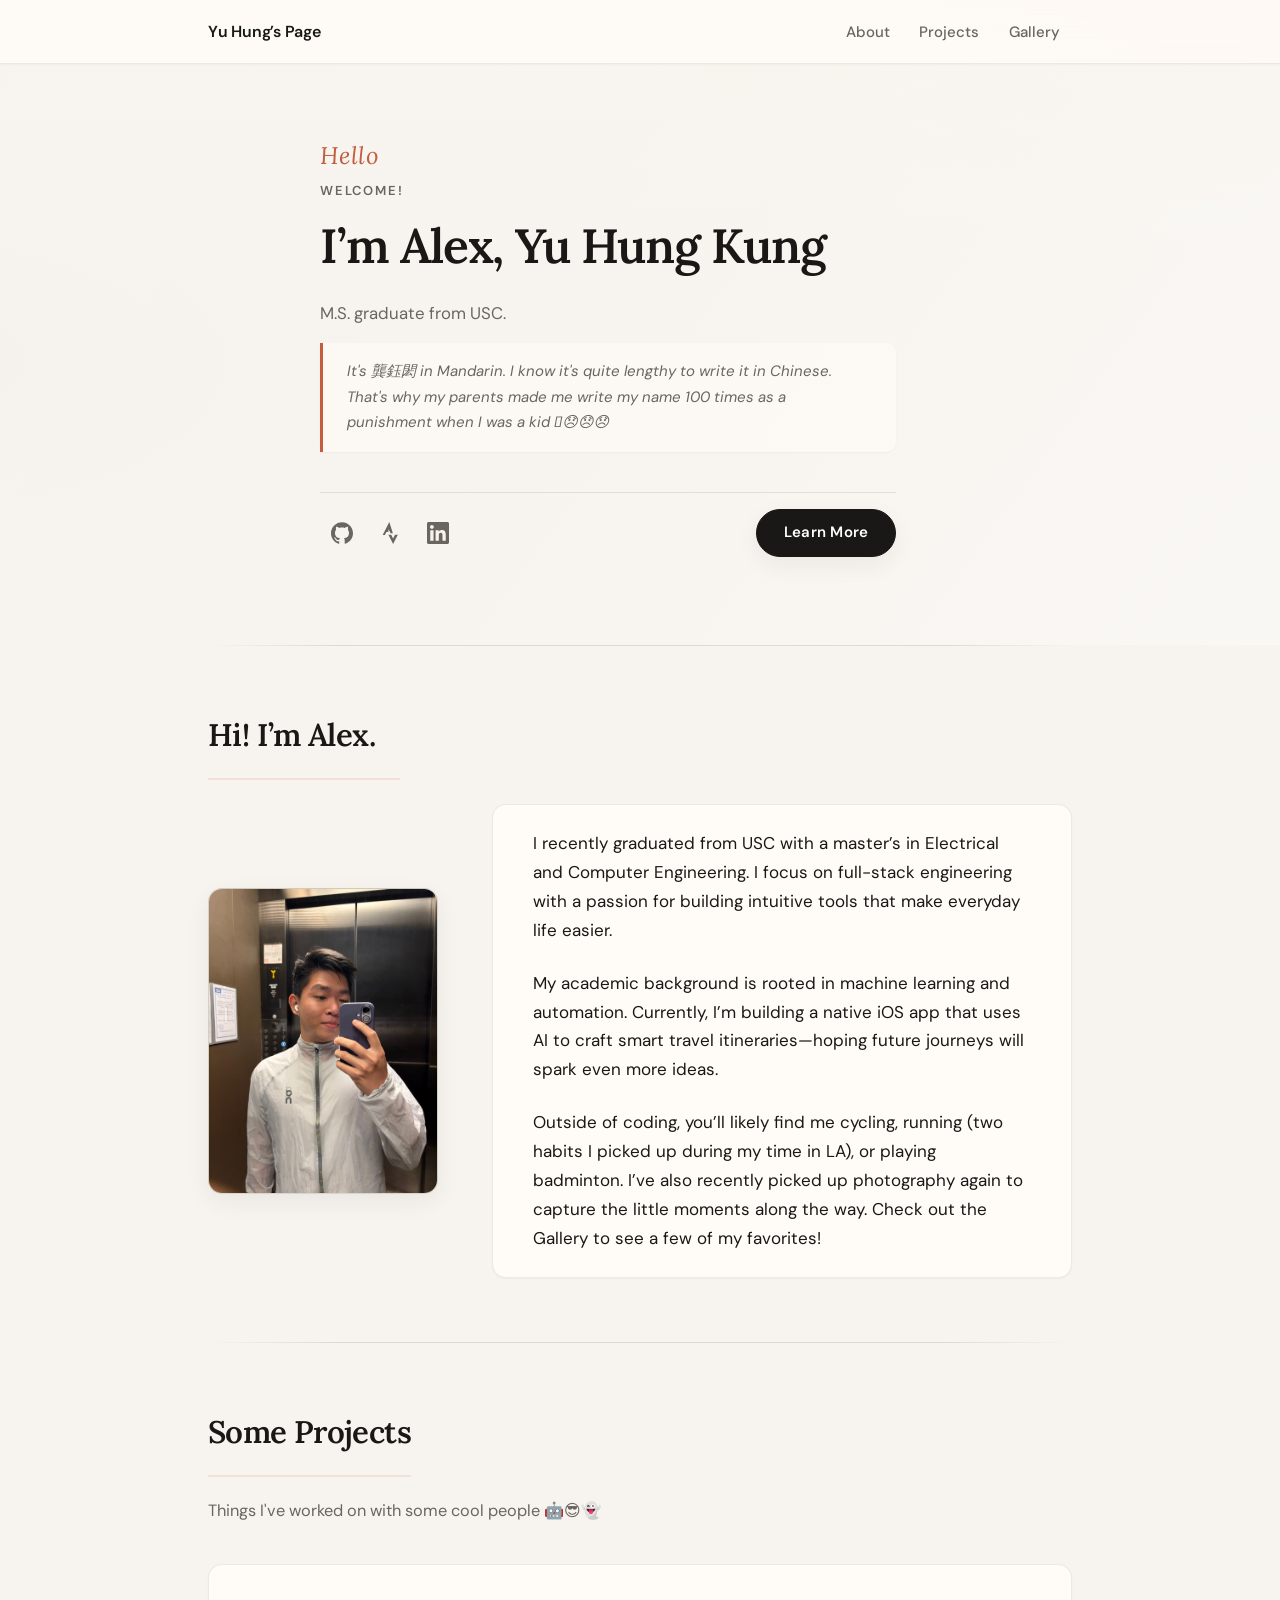
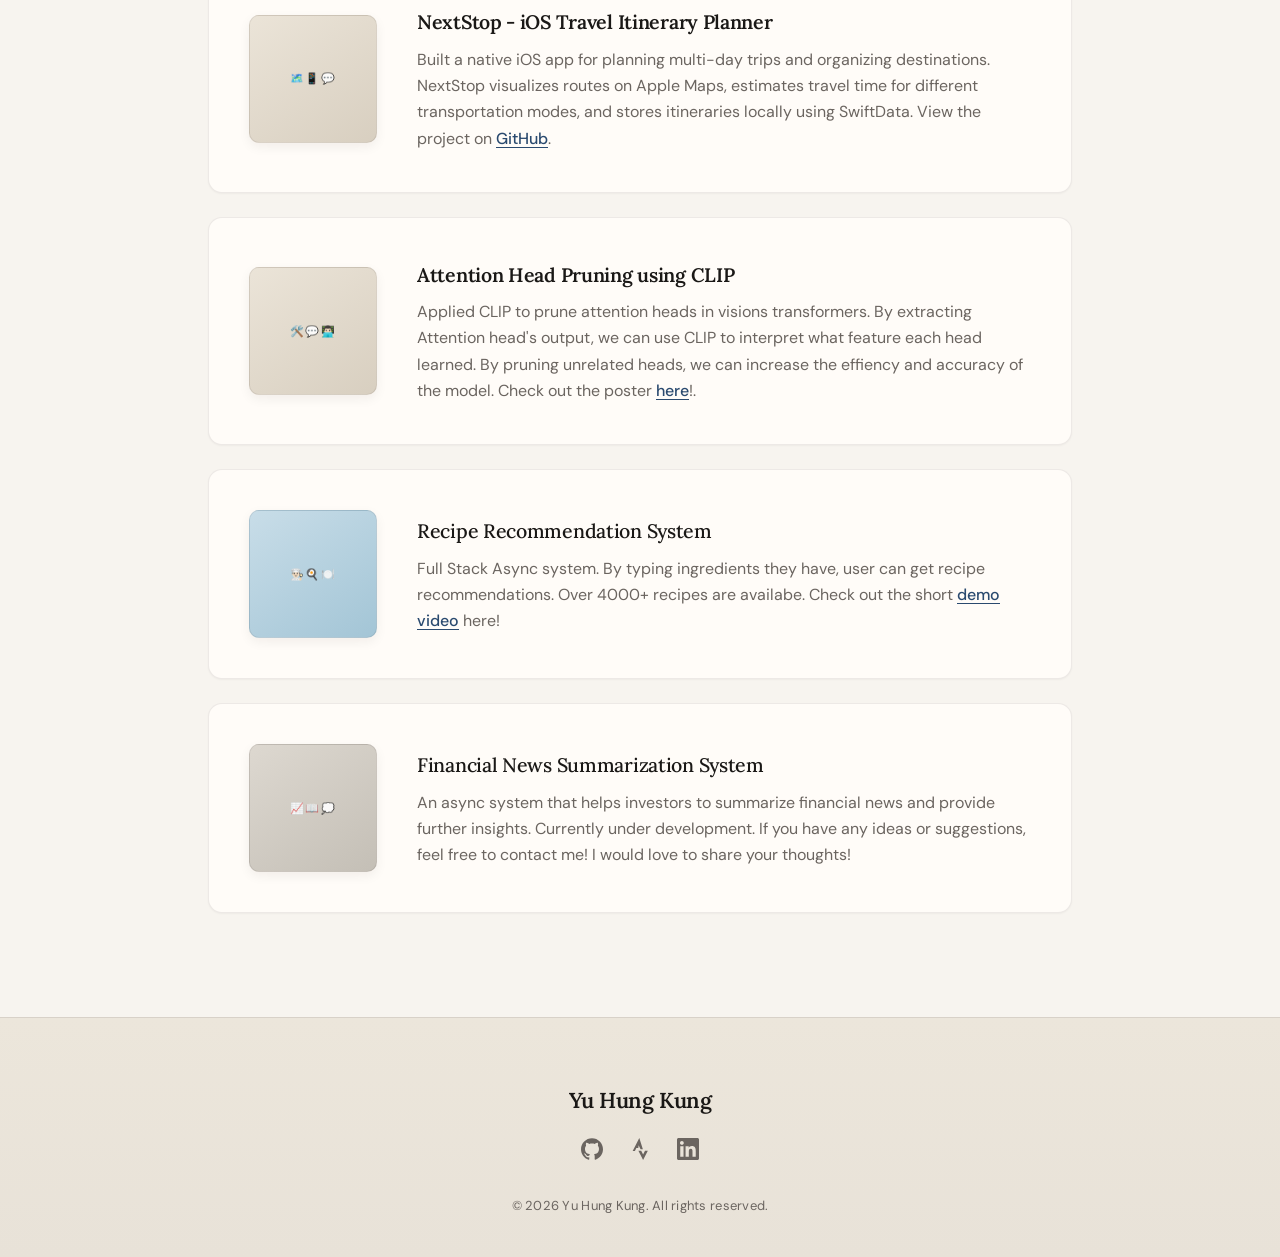
<file: index.html>
<!DOCTYPE html>
<html lang="zh-Hant">
  <head>
    <meta charset="UTF-8" />
    <meta name="viewport" content="width=device-width, initial-scale=1" />
    <meta
      name="description"
      content="Your Name — personal site & portfolio"
    />
    <title>Yu Hung Kung</title>
    <link rel="preconnect" href="https://fonts.googleapis.com" />
    <link rel="preconnect" href="https://fonts.gstatic.com" crossorigin />
    <link
      href="https://fonts.googleapis.com/css2?family=DM+Sans:ital,opsz,wght@0,9..40,400;0,9..40,500;0,9..40,600;0,9..40,700;1,9..40,400&family=Lora:ital,wght@0,400;0,500;0,600;0,700;1,400&display=swap"
      rel="stylesheet"
    />
    <link rel="stylesheet" href="css/style.css" />
  </head>
  <body>
    <!-- Inline SVG symbols for social icons (no external assets) -->
    <svg
      class="svg-sprite"
      xmlns="http://www.w3.org/2000/svg"
      aria-hidden="true"
      focusable="false"
    >
      <symbol id="icon-github" viewBox="0 0 24 24">
        <path
          fill="currentColor"
          d="M12 .297c-6.63 0-12 5.373-12 12 0 5.303 3.438 9.8 8.205 11.385.6.113.82-.258.82-.577 0-.285-.01-1.04-.015-2.04-3.338.724-4.042-1.61-4.042-1.61C4.422 18.07 3.633 17.7 3.633 17.7c-1.087-.744.084-.729.084-.729 1.205.084 1.838 1.236 1.838 1.236 1.07 1.835 2.809 1.305 3.495.998.108-.776.417-1.305.76-1.605-2.665-.3-5.466-1.332-5.466-5.93 0-1.31.465-2.38 1.235-3.22-.135-.303-.54-1.523.105-3.176 0 0 1.005-.322 3.3 1.23.96-.267 1.98-.399 3-.405 1.02.006 2.04.138 3 .405 2.28-1.552 3.285-1.23 3.285-1.23.645 1.653.24 2.873.12 3.176.765.84 1.23 1.91 1.23 3.22 0 4.61-2.805 5.625-5.475 5.92.42.36.81 1.096.81 2.22 0 1.606-.015 2.896-.015 3.286 0 .315.21.69.825.57C20.565 22.092 24 17.592 24 12.297c0-6.627-5.373-12-12-12"
        />
      </symbol>
      <symbol id="icon-strava" viewBox="0 0 24 24">
        <path
          fill="currentColor"
          d="M15.387 17.944l-2.089-4.116h-3.065L15.387 24l5.15-10.172h-3.066m-7.008-5.972l2.208 4.292h2.442L11.244 0l-7.237 14.154h2.433l1.598-3.373h2.09"
        />
      </symbol>
      <symbol id="icon-linkedin" viewBox="0 0 24 24">
        <path
          fill="currentColor"
          d="M20.447 20.452h-3.554v-5.569c0-1.328-.027-3.037-1.852-3.037-1.853 0-2.136 1.445-2.136 2.939v5.667H9.351V9h3.414v1.561h.046c.477-.9 1.637-1.85 3.37-1.85 3.601 0 4.267 2.37 4.267 5.455v6.286zM5.337 7.433c-1.144 0-2.063-.926-2.063-2.065 0-1.138.92-2.063 2.063-2.063 1.14 0 2.064.925 2.064 2.063 0 1.139-.925 2.065-2.064 2.065zm1.782 13.019H3.555V9h3.564v11.452zM22.225 0H1.771C.792 0 0 .774 0 1.729v20.542C0 23.227.792 24 1.771 24h20.451C23.2 24 24 23.227 24 22.271V1.729C24 .774 23.2 0 22.222 0h.003z"
        />
      </symbol>
    </svg>

    <a class="skip-link" href="#main">跳至主要內容</a>

    <header class="site-header">
      <div class="container header-inner">
        <a class="logo" href="#">Yu Hung’s Page</a>
        <button
          type="button"
          class="nav-toggle"
          aria-expanded="false"
          aria-controls="site-nav"
          aria-label="開選單"
        >
          <span class="nav-toggle-bar"></span>
          <span class="nav-toggle-bar"></span>
        </button>
        <nav id="site-nav" class="site-nav" aria-label="主要導覽">
          <ul>
            <li><a href="#about">About</a></li>
            <li><a href="#projects">Projects</a></li>
            <li><a href="gallery.html">Gallery</a></li>
          </ul>
        </nav>
      </div>
    </header>

    <main id="main">
      <section class="hero" aria-labelledby="hero-title">
        <!-- 同一個 hero-stack：影片 + 遮罩 + 文字疊在同一區塊，文字在上層 -->
        <div class="hero-stack">
          <div class="hero-media" aria-hidden="true">
            <video
              class="hero-video"
              autoplay
              muted
              loop
              playsinline
              preload="auto"
            >
              <source src="assets/background.mp4" type="video/mp4" />
            </video>
            <div class="hero-media-overlay"></div>
          </div>
          <div class="container hero-inner">
            <p class="hero-hello">Hello</p>
            <p class="hero-welcome">Welcome!</p>
            <h1 id="hero-title" class="hero-title">I’m Alex, Yu Hung Kung</h1>
            <p class="hero-tagline">
              M.S. graduate from USC.
            </p>
            <p class="hero-note" lang="en">
              It's 龔鈺閎 in Mandarin. I know it's quite lengthy to write it in Chinese. That's why my parents made me write my name 100 times as a punishment when I was a kid 🫩😞😞😞
            </p>
            <div class="hero-actions">
              <ul class="social-row social-row--icons" aria-label="Social media">
                <li>
                  <a
                    class="social-link social-link--icon"
                    href="https://github.com/alex1792"
                    rel="noopener noreferrer"
                    aria-label="GitHub"
                  >
                    <svg class="social-icon" width="22" height="22" aria-hidden="true">
                      <use href="#icon-github" />
                    </svg>
                  </a>
                </li>
                <li>
                  <a
                    class="social-link social-link--icon"
                    href="https://www.strava.com/athletes/153705700"
                    rel="noopener noreferrer"
                    aria-label="Strava"
                  >
                    <svg class="social-icon" width="22" height="22" aria-hidden="true">
                      <use href="#icon-strava" />
                    </svg>
                  </a>
                </li>
                <li>
                  <a
                    class="social-link social-link--icon"
                    href="https://www.linkedin.com/in/yu-hung-kung-9819b7233/"
                    rel="noopener noreferrer"
                    aria-label="LinkedIn"
                  >
                    <svg class="social-icon" width="22" height="22" aria-hidden="true">
                      <use href="#icon-linkedin" />
                    </svg>
                  </a>
                </li>
              </ul>
              <a class="btn-learn" href="#about">Learn More</a>
            </div>
          </div>
        </div>
      </section>

      <section id="about" class="section about" aria-labelledby="about-title">
        <div class="container">
          <h2 id="about-title" class="section-heading">Hi! I’m Alex.</h2>
          <div class="about-split">
            <div class="about-photo">
              <div class="about-photo-frame">
                <!-- 換成 <img src="..." alt="Portrait of Your Name" /> -->
                <img src="assets/pic_of_me.jpg" alt="Portrait of Me" />
                <!-- <span class="about-photo-placeholder" aria-hidden="true">YN</span> -->
              </div>
            </div>
            <div class="about-prose">
              <p>
                I recently graduated from USC with a master’s in Electrical and Computer Engineering. 
                I focus on full-stack engineering with a passion for building intuitive tools that make everyday life easier.
                
              </p>
              <p>
                My academic background is rooted in machine learning and automation. 
                Currently, I’m building a native iOS app that uses AI to craft smart travel itineraries—hoping future 
                journeys will spark even more ideas.

              </p>
              <p>
                Outside of coding, you’ll likely find me cycling, running 
                (two habits I picked up during my time in LA), or playing badminton. 
                I’ve also recently picked up photography again to capture the little moments along the way. 
                Check out the Gallery to see a few of my favorites!
              </p>
            </div>
          </div>
        </div>
      </section>

      <section id="projects" class="section projects" aria-labelledby="projects-title">
        <div class="container">
          <h2 id="projects-title" class="section-heading">Some Projects</h2>
          <p class="projects-intro">
            Things I've worked on with some cool people 🤖😎👻
          </p>
          <div class="project-list">
            <article class="project-row">
              <div class="project-thumb">
                <span class="project-thumb-label">🗺️📱💬</span>
              </div>
              <div class="project-copy">
                <h3 class="project-name">NextStop - iOS Travel Itinerary Planner</h3>
                <p>
                  Built a native iOS app for planning multi-day trips and organizing destinations. NextStop visualizes routes on Apple Maps,
                  estimates travel time for different transportation modes, and stores itineraries locally using SwiftData. View the project
                  on <a href="https://github.com/alex1792/NextStop">GitHub</a>.
                </p>
              </div>
            </article>
            
            <article class="project-row">
              <div class="project-thumb">
                <span class="project-thumb-label">🛠️💬👨🏻‍💻</span>
              </div>
              <div class="project-copy">
                <h3 class="project-name">Attention Head Pruning using CLIP</h3>
                <p>
                  Applied CLIP to prune attention heads in visions transformers. By extracting Attention
                  head's output, we can use CLIP to interpret what feature each head learned.
                  By pruning unrelated heads, we can increase the effiency and accuracy of the model.

                  Check out the poster <a href="assets/Poster_Attention-Head_Pruning_for_Robust_Waterbirds_Classification.pdf">here</a>!.
                </p>
              </div>
            </article>

            <article class="project-row">
              <div class="project-thumb project-thumb--accent">
                <span class="project-thumb-label">👨🏻‍🍳🍳🍽️</span>
              </div>
              <div class="project-copy">
                <h3 class="project-name">
                  <a
                    href="https://github.com/alex1792/ee547-final-project-alex1792"
                    rel="noopener noreferrer"
                  >Recipe Recommendation System</a>
                </h3>
                <p>
                  Full Stack Async system. By typing ingredients they have, user can get
                  recipe recommendations. Over 4000+ recipes are availabe. Check out the 
                  short <a href="https://youtube.com/shorts/aTiYd_9zRZQ">demo video</a> here!
                </p>
              </div>
            </article>

            <article class="project-row">
              <div class="project-thumb project-thumb--muted">
                <span class="project-thumb-label">📈📖💭</span>
              </div>
              <div class="project-copy">
                <h3 class="project-name">
                  <a
                    href="https://github.com/alex1792/finance_news_summary_system"
                    rel="noopener noreferrer"
                  >Financial News Summarization System</a>
                </h3>
                <p>
                  An async system that helps investors to summarize financial news
                  and provide further insights. Currently under development. If you
                  have any ideas or suggestions, feel free to contact me! I would love
                  to share your thoughts!
                </p>
              </div>
            </article>
          </div>
        </div>
      </section>
    </main>

    <footer class="site-footer">
      <div class="container footer-inner">
        <p class="footer-name">Yu Hung Kung</p>
        <!-- <p class="footer-tagline">Only U in my name 🔍🔍🔍</p> -->
        <ul class="social-row social-row--icons social-row--footer" aria-label="Social media">
          <li>
            <a
              class="social-link social-link--icon"
              href="https://github.com/alex1792"
              rel="noopener noreferrer"
              aria-label="GitHub"
            >
              <svg class="social-icon" width="22" height="22" aria-hidden="true">
                <use href="#icon-github" />
              </svg>
            </a>
          </li>
          <li>
            <a
              class="social-link social-link--icon"
              href="https://www.strava.com/athletes/153705700"
              rel="noopener noreferrer"
              aria-label="Strava"
            >
              <svg class="social-icon" width="22" height="22" aria-hidden="true">
                <use href="#icon-strava" />
              </svg>
            </a>
          </li>
          <li>
            <a
              class="social-link social-link--icon"
              href="https://www.linkedin.com/in/yu-hung-kung-9819b7233/"
              rel="noopener noreferrer"
              aria-label="LinkedIn"
            >
              <svg class="social-icon" width="22" height="22" aria-hidden="true">
                <use href="#icon-linkedin" />
              </svg>
            </a>
          </li>
        </ul>
        <p class="footer-copy">© <span id="year"></span> Yu Hung Kung. All rights reserved.</p>
      </div>
    </footer>
    <!-- <div>
      <button id="dummy-button">Dummy Button</button>
    </div> -->

    <script src="js/main.js"></script>
  </body>
</html>
</file>
<file: css/style.css>
/* Light academic portfolio — refined spacing, warmth, and micro-interaction */
:root {
  --bg: #f7f4ef;
  --bg-warm: #faf6f0;
  --bg-subtle: #ece6db;
  --surface: #fffcf8;
  --surface-elevated: #ffffff;
  --text: #1a1816;
  --text-muted: #6b6560;
  --link: #2a4a6f;
  --link-hover: #1e3550;
  --accent: #c45c3e;
  --accent-soft: rgba(196, 92, 62, 0.12);
  --border: rgba(26, 24, 22, 0.08);
  --border-strong: rgba(26, 24, 22, 0.14);
  --shadow-sm: 0 1px 2px rgba(26, 24, 22, 0.04);
  --shadow-md: 0 8px 24px rgba(26, 24, 22, 0.06);
  --shadow-lg: 0 20px 50px rgba(26, 24, 22, 0.08);
  --radius: 14px;
  --radius-sm: 10px;
  --radius-pill: 999px;
  --font-sans: "DM Sans", system-ui, sans-serif;
  --font-serif: "Lora", Georgia, serif;
  --space-xs: 0.5rem;
  --space-sm: 1rem;
  --space-md: 1.5rem;
  --space-lg: 2.5rem;
  --space-xl: 4rem;
  --max-width: 40rem;
  --wide-max: 54rem;
  /* 與 .hero-note 同寬，讓下方 actions 右緣對齊 */
  --hero-note-max: 36rem;
  /* Hero 背景影片垂直對準：50% 置中；數字变大（例如 65%–85%）= 畫面多看影片下方 */
  --hero-video-anchor-y: 70%;
  --header-h: 4rem;
  --ease-out: cubic-bezier(0.22, 1, 0.36, 1);
}

*,
*::before,
*::after {
  box-sizing: border-box;
}

html {
  scroll-behavior: smooth;
}

@media (prefers-reduced-motion: reduce) {
  html {
    scroll-behavior: auto;
  }

  *,
  *::before,
  *::after {
    animation-duration: 0.01ms !important;
    animation-iteration-count: 1 !important;
    transition-duration: 0.01ms !important;
  }
}

body {
  margin: 0;
  font-family: var(--font-sans);
  font-size: 1.0625rem;
  line-height: 1.7;
  color: var(--text);
  background-color: var(--bg);
  background-image:
    radial-gradient(ellipse 120% 80% at 100% -20%, rgba(196, 92, 62, 0.06), transparent 55%),
    radial-gradient(ellipse 80% 50% at -10% 40%, rgba(42, 74, 111, 0.04), transparent 50%),
    linear-gradient(180deg, var(--bg-warm) 0%, var(--bg) 28%, var(--bg) 100%);
  background-attachment: fixed;
  -webkit-font-smoothing: antialiased;
}

/* Hidden SVG sprite for <use href="#icon-…"> */
.svg-sprite {
  position: absolute;
  width: 0;
  height: 0;
  overflow: hidden;
}

::selection {
  background: rgba(42, 74, 111, 0.14);
  color: var(--text);
}

img {
  max-width: 100%;
  height: auto;
  display: block;
}

a {
  color: var(--link);
  text-decoration: underline;
  text-decoration-thickness: 1px;
  text-underline-offset: 0.2em;
  transition: color 0.15s var(--ease-out);
}

a:hover {
  color: var(--link-hover);
}

:focus-visible {
  outline: 2px solid var(--link);
  outline-offset: 3px;
}

.skip-link {
  position: absolute;
  top: -100px;
  left: var(--space-sm);
  padding: var(--space-xs) var(--space-sm);
  background: var(--text);
  color: var(--bg-warm);
  font-weight: 600;
  border-radius: var(--radius-sm);
  z-index: 100;
  text-decoration: none;
}

.skip-link:focus {
  top: var(--space-sm);
}

.skip-link:focus-visible {
  outline: 2px solid var(--accent);
  outline-offset: 2px;
}

.container {
  width: min(100% - var(--space-md) * 2, var(--wide-max));
  margin-inline: auto;
}

/* Header */
.site-header {
  position: sticky;
  top: 0;
  z-index: 50;
  height: var(--header-h);
  background: rgba(255, 252, 248, 0.78);
  backdrop-filter: blur(14px) saturate(1.2);
  -webkit-backdrop-filter: blur(14px) saturate(1.2);
  border-bottom: 1px solid var(--border);
  box-shadow: var(--shadow-sm);
}

.header-inner {
  height: 100%;
  display: flex;
  align-items: center;
  justify-content: space-between;
  gap: var(--space-sm);
}

.logo {
  font-weight: 600;
  font-size: 1rem;
  letter-spacing: -0.015em;
  color: var(--text);
  text-decoration: none;
  transition: color 0.2s var(--ease-out);
}

.logo:hover {
  color: var(--accent);
}

.site-nav ul {
  list-style: none;
  margin: 0;
  padding: 0;
  display: flex;
  gap: 0.35rem;
}

.site-nav a {
  color: var(--text-muted);
  text-decoration: none;
  font-weight: 500;
  font-size: 0.9375rem;
  padding: 0.4rem 0.75rem;
  border-radius: var(--radius-sm);
  transition:
    color 0.2s var(--ease-out),
    background 0.2s var(--ease-out);
}

.site-nav a:hover {
  color: var(--text);
  background: var(--accent-soft);
}

.nav-toggle {
  display: none;
  flex-direction: column;
  justify-content: center;
  gap: 6px;
  width: 44px;
  height: 44px;
  padding: 0;
  border: none;
  background: transparent;
  cursor: pointer;
  border-radius: var(--radius-sm);
}

.nav-toggle:focus-visible {
  outline-offset: 2px;
}

.nav-toggle-bar {
  display: block;
  width: 22px;
  height: 2px;
  background: var(--text);
  border-radius: 1px;
  margin-inline: auto;
  transition: transform 0.25s var(--ease-out);
}

.nav-toggle[aria-expanded="true"] .nav-toggle-bar:first-child {
  transform: translateY(4px) rotate(45deg);
}

.nav-toggle[aria-expanded="true"] .nav-toggle-bar:last-child {
  transform: translateY(-4px) rotate(-45deg);
}

@media (max-width: 720px) {
  .nav-toggle {
    display: flex;
  }

  .site-nav {
    position: absolute;
    top: var(--header-h);
    left: 0;
    right: 0;
    background: var(--surface-elevated);
    border-bottom: 1px solid var(--border);
    padding: var(--space-md);
    box-shadow: var(--shadow-lg);
    visibility: hidden;
    opacity: 0;
    transform: translateY(-8px);
    transition:
      opacity 0.22s var(--ease-out),
      transform 0.22s var(--ease-out),
      visibility 0.22s;
  }

  .site-nav.is-open {
    visibility: visible;
    opacity: 1;
    transform: translateY(0);
  }

  .site-nav ul {
    flex-direction: column;
    gap: 0.25rem;
  }

  .site-nav a {
    display: block;
    padding: 0.6rem 0.85rem;
  }
}

/* Hero — video + overlay + 文字在同一個 .hero-stack 內疊層（文字 z-index 在上） */
.hero {
  width: 100%;
  overflow: clip;
  padding: 0;
}

.hero-stack {
  position: relative;
  width: 100%;
  min-height: clamp(26rem, 58vh, 48rem);
  isolation: isolate;
}

.hero-media {
  position: absolute;
  inset: 0;
  z-index: 0;
  overflow: hidden;
  width: 100%;
  height: 100%;
}

.hero-video {
  position: absolute;
  inset: 0;
  width: 100%;
  height: 100%;
  display: block;
  object-fit: cover;
  object-position: center var(--hero-video-anchor-y);
}

.hero-media-overlay {
  position: absolute;
  inset: 0;
  z-index: 1;
  pointer-events: none;
  background: linear-gradient(
    125deg,
    rgba(247, 244, 239, 0.72) 0%,
    rgba(247, 244, 239, 0.48) 42%,
    rgba(250, 248, 245, 0.82) 100%
  );
}

@media (prefers-reduced-motion: reduce) {
  .hero-video {
    display: none;
  }

  .hero-media {
    background-color: var(--bg);
    background-image: radial-gradient(
      ellipse 90% 70% at 80% 0%,
      rgba(196, 92, 62, 0.07),
      transparent 55%
    );
  }
}

.hero-inner {
  position: relative;
  z-index: 2;
  max-width: var(--max-width);
  padding: calc(var(--space-xl) + 0.5rem) 0 calc(var(--space-xl) + var(--space-md));
}

.hero-hello {
  font-family: var(--font-serif);
  font-size: 1.5rem;
  font-style: italic;
  font-weight: 400;
  color: var(--accent);
  margin: 0 0 0.2rem;
  letter-spacing: 0.02em;
}

.hero-welcome {
  margin: 0 0 var(--space-sm);
  font-weight: 600;
  font-size: 0.8125rem;
  letter-spacing: 0.14em;
  text-transform: uppercase;
  color: var(--text-muted);
}

.hero-title {
  font-family: var(--font-serif);
  font-size: clamp(2.05rem, 5vw, 3rem);
  font-weight: 600;
  line-height: 1.18;
  letter-spacing: -0.025em;
  margin: 0 0 var(--space-md);
  color: var(--text);
}

.hero-tagline {
  margin: 0 0 var(--space-sm);
  color: var(--text-muted);
  max-width: var(--hero-note-max);
  font-size: 1.05rem;
}

.hero-note {
  margin: 0 0 var(--space-md);
  padding: var(--space-sm) var(--space-md);
  font-size: 0.9375rem;
  color: var(--text-muted);
  font-style: italic;
  max-width: var(--hero-note-max);
  background: rgba(255, 252, 248, 0.65);
  border-left: 3px solid var(--accent);
  border-radius: 0 var(--radius-sm) var(--radius-sm) 0;
  box-shadow: var(--shadow-sm);
}

.social-row {
  list-style: none;
  margin: 0 0 var(--space-md);
  padding: 0;
  display: flex;
  flex-wrap: wrap;
  align-items: center;
  gap: 0.15rem 0;
}

.social-row--icons {
  gap: 0.25rem;
}

.social-row li {
  display: inline-flex;
  align-items: center;
}

.social-row li:not(:last-child)::after {
  content: "";
  display: block;
  width: 4px;
  height: 4px;
  margin: 0 0.65rem;
  border-radius: 50%;
  background: var(--border-strong);
  opacity: 0.6;
}

.social-row--icons li:not(:last-child)::after {
  display: none;
}

.social-link {
  font-weight: 500;
  font-size: 0.9375rem;
  text-decoration: none;
  color: var(--link);
  padding: 0.35rem 0.5rem;
  margin: 0 -0.25rem;
  border-radius: var(--radius-sm);
  transition:
    color 0.2s var(--ease-out),
    background 0.2s var(--ease-out);
}

.social-link:hover {
  color: var(--link-hover);
  background: rgba(42, 74, 111, 0.08);
  text-decoration: none;
}

.social-link--icon {
  display: inline-flex;
  align-items: center;
  justify-content: center;
  width: 2.75rem;
  height: 2.75rem;
  padding: 0;
  margin: 0;
  color: var(--text-muted);
  border-radius: var(--radius-sm);
}

.social-link--icon:hover {
  color: var(--link);
  background: rgba(42, 74, 111, 0.1);
}

.social-icon {
  display: block;
  width: 1.375rem;
  height: 1.375rem;
  flex-shrink: 0;
  pointer-events: none;
}

.hero-actions {
  display: flex;
  flex-direction: row;
  flex-wrap: wrap;
  align-items: center;
  justify-content: space-between;
  gap: var(--space-sm) var(--space-md);
  /* 與 .hero-note 同寬，Learn More 右緣與卡片右緣對齊 */
  max-width: var(--hero-note-max);
  width: 100%;
  box-sizing: border-box;
  margin-top: var(--space-lg);
  padding-top: var(--space-sm);
  border-top: 1px solid rgba(26, 24, 22, 0.1);
}

.hero-actions .social-row {
  margin: 0;
  flex: 0 1 auto;
}

.btn-learn {
  display: inline-flex;
  align-items: center;
  justify-content: center;
  padding: 0.65rem 1.65rem;
  font-family: inherit;
  font-size: 0.9375rem;
  font-weight: 600;
  letter-spacing: 0.02em;
  color: var(--surface-elevated);
  background: var(--text);
  border-radius: var(--radius-pill);
  text-decoration: none;
  border: 1px solid var(--text);
  box-shadow: var(--shadow-md);
  transition:
    background 0.2s var(--ease-out),
    border-color 0.2s var(--ease-out),
    color 0.2s var(--ease-out),
    transform 0.2s var(--ease-out),
    box-shadow 0.2s var(--ease-out);
}

.btn-learn:hover {
  background: var(--link);
  border-color: var(--link);
  color: var(--surface-elevated);
  transform: translateY(-2px);
  box-shadow: var(--shadow-lg);
}

.btn-learn:active {
  transform: translateY(0);
}

.btn-learn:focus-visible {
  outline-offset: 4px;
}

/* Sections */
.section {
  position: relative;
  padding: var(--space-xl) 0;
}

.section::before {
  content: "";
  position: absolute;
  top: 0;
  left: 50%;
  transform: translateX(-50%);
  width: min(100% - var(--space-md) * 2, var(--wide-max));
  height: 1px;
  background: linear-gradient(
    90deg,
    transparent,
    var(--border-strong) 15%,
    var(--border-strong) 85%,
    transparent
  );
  opacity: 0.85;
}

.section-heading {
  font-family: var(--font-serif);
  font-size: clamp(1.55rem, 3.2vw, 1.95rem);
  font-weight: 600;
  margin: 0 0 var(--space-md);
  letter-spacing: -0.02em;
  color: var(--text);
  padding-bottom: var(--space-sm);
  border-bottom: 2px solid var(--accent-soft);
  display: inline-block;
  min-width: min(100%, 12rem);
}

/* About */
.about-split {
  display: grid;
  gap: var(--space-lg);
  align-items: start;
}

@media (min-width: 720px) {
  .about-split {
    grid-template-columns: minmax(0, 230px) minmax(0, 1fr);
    gap: calc(var(--space-xl) * 0.85);
    align-items: center;
  }
}

.about-photo-frame {
  width: 100%;
  max-width: 230px;
  margin-inline: auto;
  border-radius: var(--radius);
  overflow: hidden;
  background: linear-gradient(160deg, var(--bg-subtle) 0%, #dfd8cc 100%);
  border: 1px solid var(--border);
  box-shadow:
    var(--shadow-md),
    0 0 0 1px rgba(255, 255, 255, 0.5) inset;
}

.about-photo-frame img {
  width: 100%;
  height: auto;
  display: block;
}

.about-photo-placeholder {
  font-family: var(--font-serif);
  font-size: 2.75rem;
  font-weight: 600;
  color: rgba(107, 101, 96, 0.55);
  user-select: none;
  display: flex;
  align-items: center;
  justify-content: center;
  width: 100%;
  min-height: 8rem;
  padding: var(--space-md);
}

.about-prose {
  background: var(--surface);
  padding: var(--space-md) var(--space-lg);
  border-radius: var(--radius);
  border: 1px solid var(--border);
  box-shadow: var(--shadow-sm);
}

.about-prose p {
  margin: 0 0 var(--space-md);
  color: var(--text);
}

.about-prose p:last-child {
  margin-bottom: 0;
}

.about-prose a {
  font-weight: 500;
}

/* Projects */
.projects-intro {
  margin: calc(var(--space-sm) * -0.25) 0 var(--space-lg);
  color: var(--text-muted);
  max-width: 38rem;
  font-size: 1.02rem;
}

.project-list {
  display: flex;
  flex-direction: column;
  gap: var(--space-md);
}

.project-row {
  display: grid;
  gap: var(--space-md);
  align-items: center;
  padding: var(--space-md) var(--space-lg);
  background: var(--surface);
  border: 1px solid var(--border);
  border-radius: var(--radius);
  box-shadow: var(--shadow-sm);
  transition:
    border-color 0.25s var(--ease-out),
    box-shadow 0.25s var(--ease-out),
    transform 0.25s var(--ease-out);
}

.project-row:hover {
  border-color: var(--border-strong);
  box-shadow: var(--shadow-md);
  transform: translateY(-2px);
}

@media (min-width: 600px) {
  .project-row {
    grid-template-columns: 128px minmax(0, 1fr);
    gap: var(--space-lg);
    padding: var(--space-lg);
  }
}

.project-thumb {
  width: 100%;
  max-width: 128px;
  margin-inline: auto;
  aspect-ratio: 1;
  border-radius: var(--radius-sm);
  background: linear-gradient(145deg, #ebe4d8 0%, #d8cfc0 100%);
  display: flex;
  align-items: center;
  justify-content: center;
  border: 1px solid var(--border);
  box-shadow: 0 4px 12px rgba(26, 24, 22, 0.06);
}

.project-thumb--accent {
  background: linear-gradient(145deg, #c8dde8 0%, #a3c5d6 100%);
}

.project-thumb--muted {
  background: linear-gradient(145deg, #ddd8d0 0%, #c4bfb6 100%);
}

.project-thumb-label {
  font-size: 0.6875rem;
  font-weight: 700;
  text-transform: lowercase;
  letter-spacing: 0.12em;
  color: rgba(107, 101, 96, 0.9);
}

.project-name {
  font-family: var(--font-serif);
  font-size: 1.22rem;
  font-weight: 600;
  margin: 0 0 var(--space-xs);
  letter-spacing: -0.015em;
  color: var(--text);
}

.project-name > a {
  color: inherit;
  text-decoration: none;
  transition: color 0.15s var(--ease-out);
}

.project-name > a:hover {
  color: var(--link);
  text-decoration: underline;
}

.project-name > a:focus-visible {
  outline-offset: 3px;
  border-radius: 4px;
}

.project-copy p {
  margin: 0;
  color: var(--text-muted);
  font-size: 0.998rem;
  line-height: 1.65;
}

.project-copy a {
  font-weight: 500;
}

.inline-code {
  font-family: ui-monospace, "SF Mono", monospace;
  font-size: 0.86em;
  background: var(--bg-subtle);
  padding: 0.15em 0.4em;
  border-radius: 6px;
  border: 1px solid var(--border);
  color: var(--text);
}

/* Footer */
.site-footer {
  margin-top: var(--space-lg);
  padding: var(--space-xl) 0 var(--space-lg);
  border-top: 1px solid var(--border);
  background: linear-gradient(180deg, var(--bg-subtle) 0%, #e8e2d8 100%);
}

.footer-inner {
  text-align: center;
  max-width: var(--max-width);
}

.footer-name {
  font-family: var(--font-serif);
  font-size: 1.35rem;
  font-weight: 600;
  margin: 0 0 var(--space-xs);
  letter-spacing: -0.02em;
}

.footer-tagline {
  margin: 0 0 var(--space-md);
  color: var(--text-muted);
  font-size: 0.96875rem;
  font-style: italic;
}

.social-row--footer {
  justify-content: center;
  margin-bottom: var(--space-md);
}

.footer-copy {
  margin: 0;
  font-size: 0.8125rem;
  color: var(--text-muted);
  letter-spacing: 0.02em;
}
</file>
